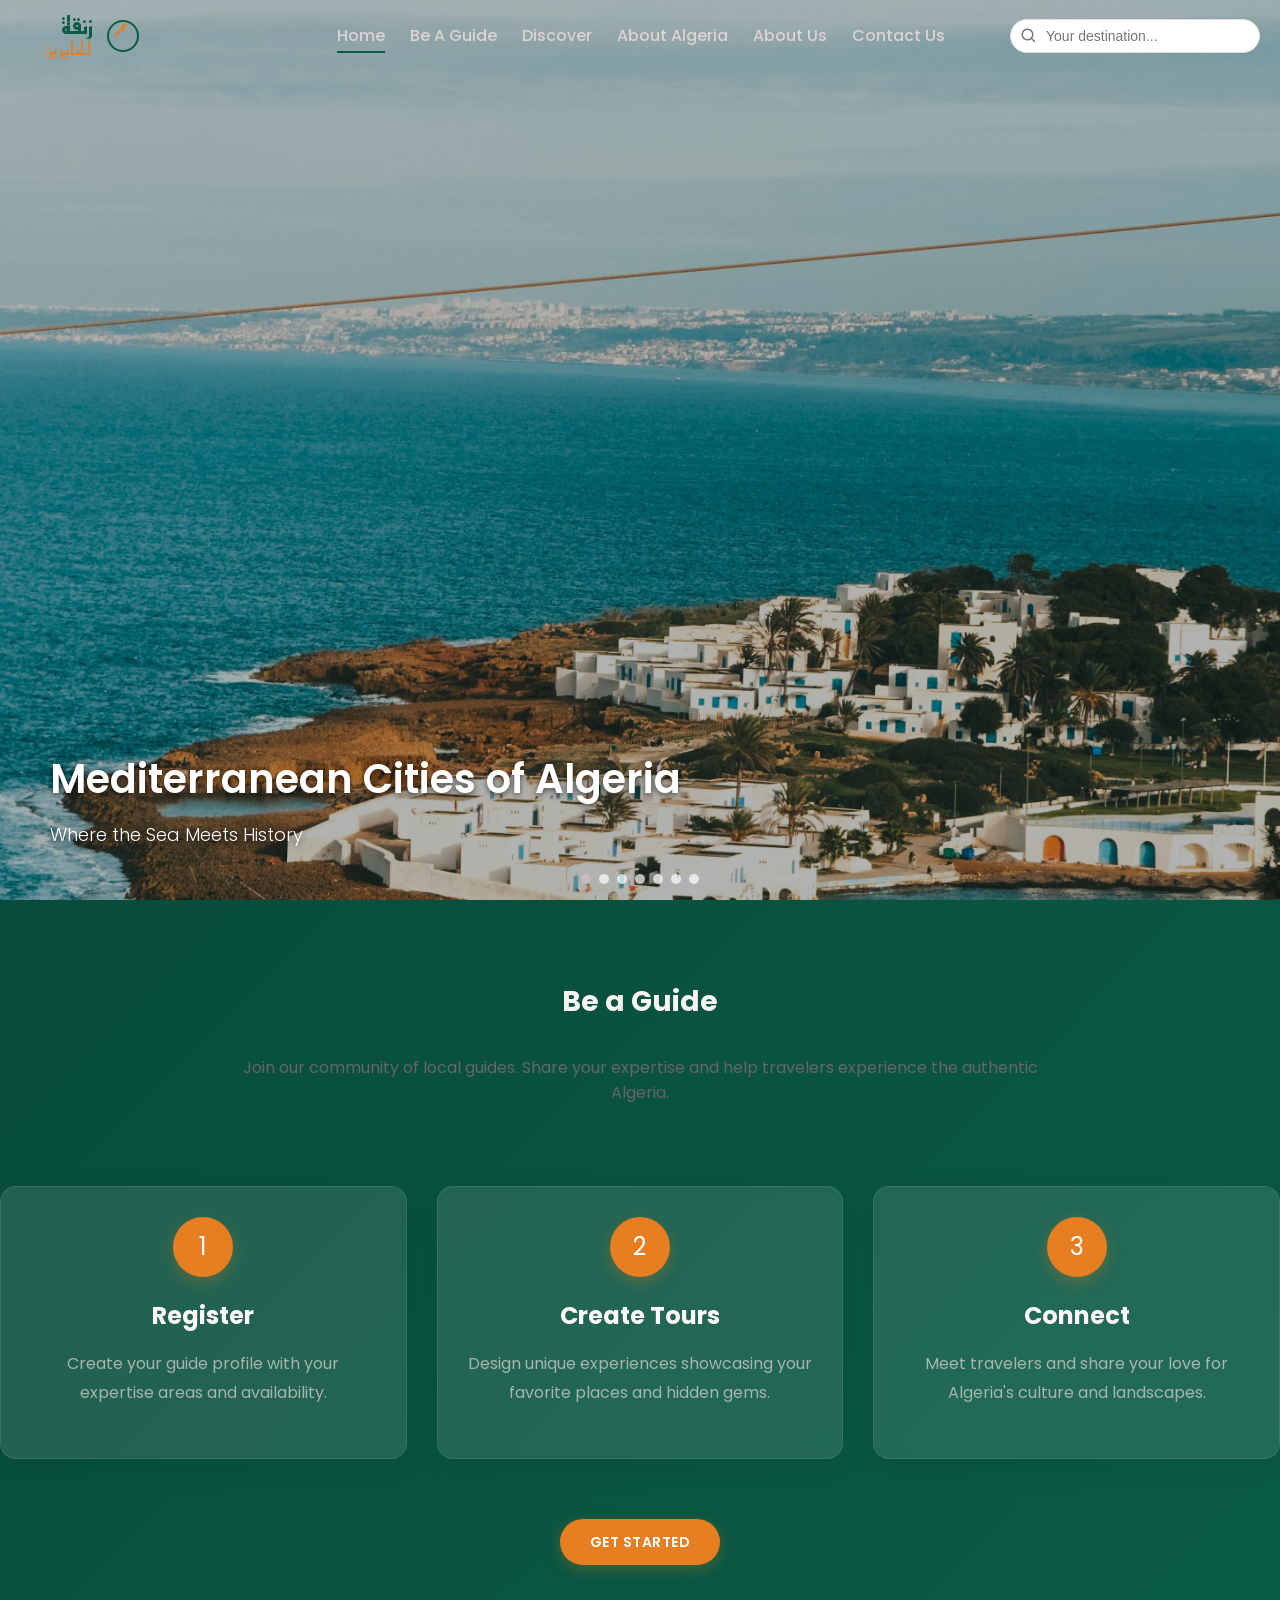
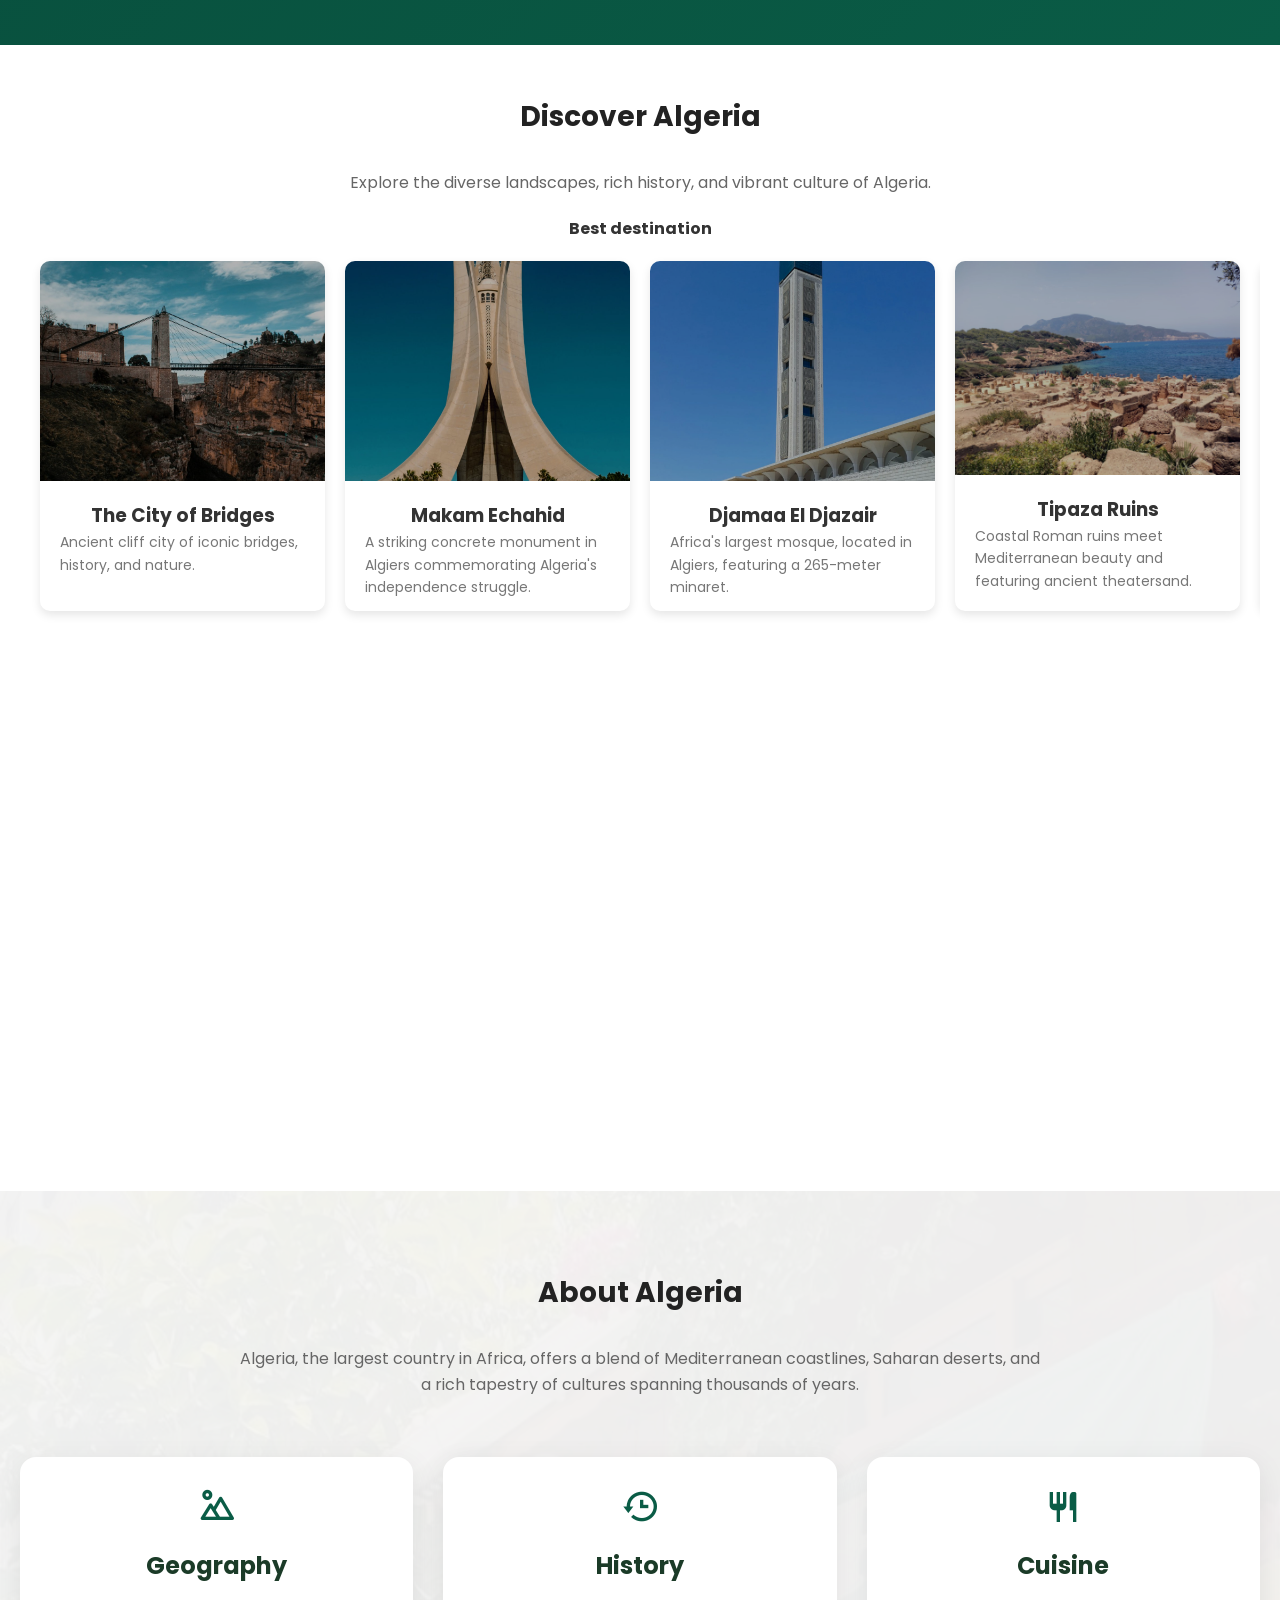
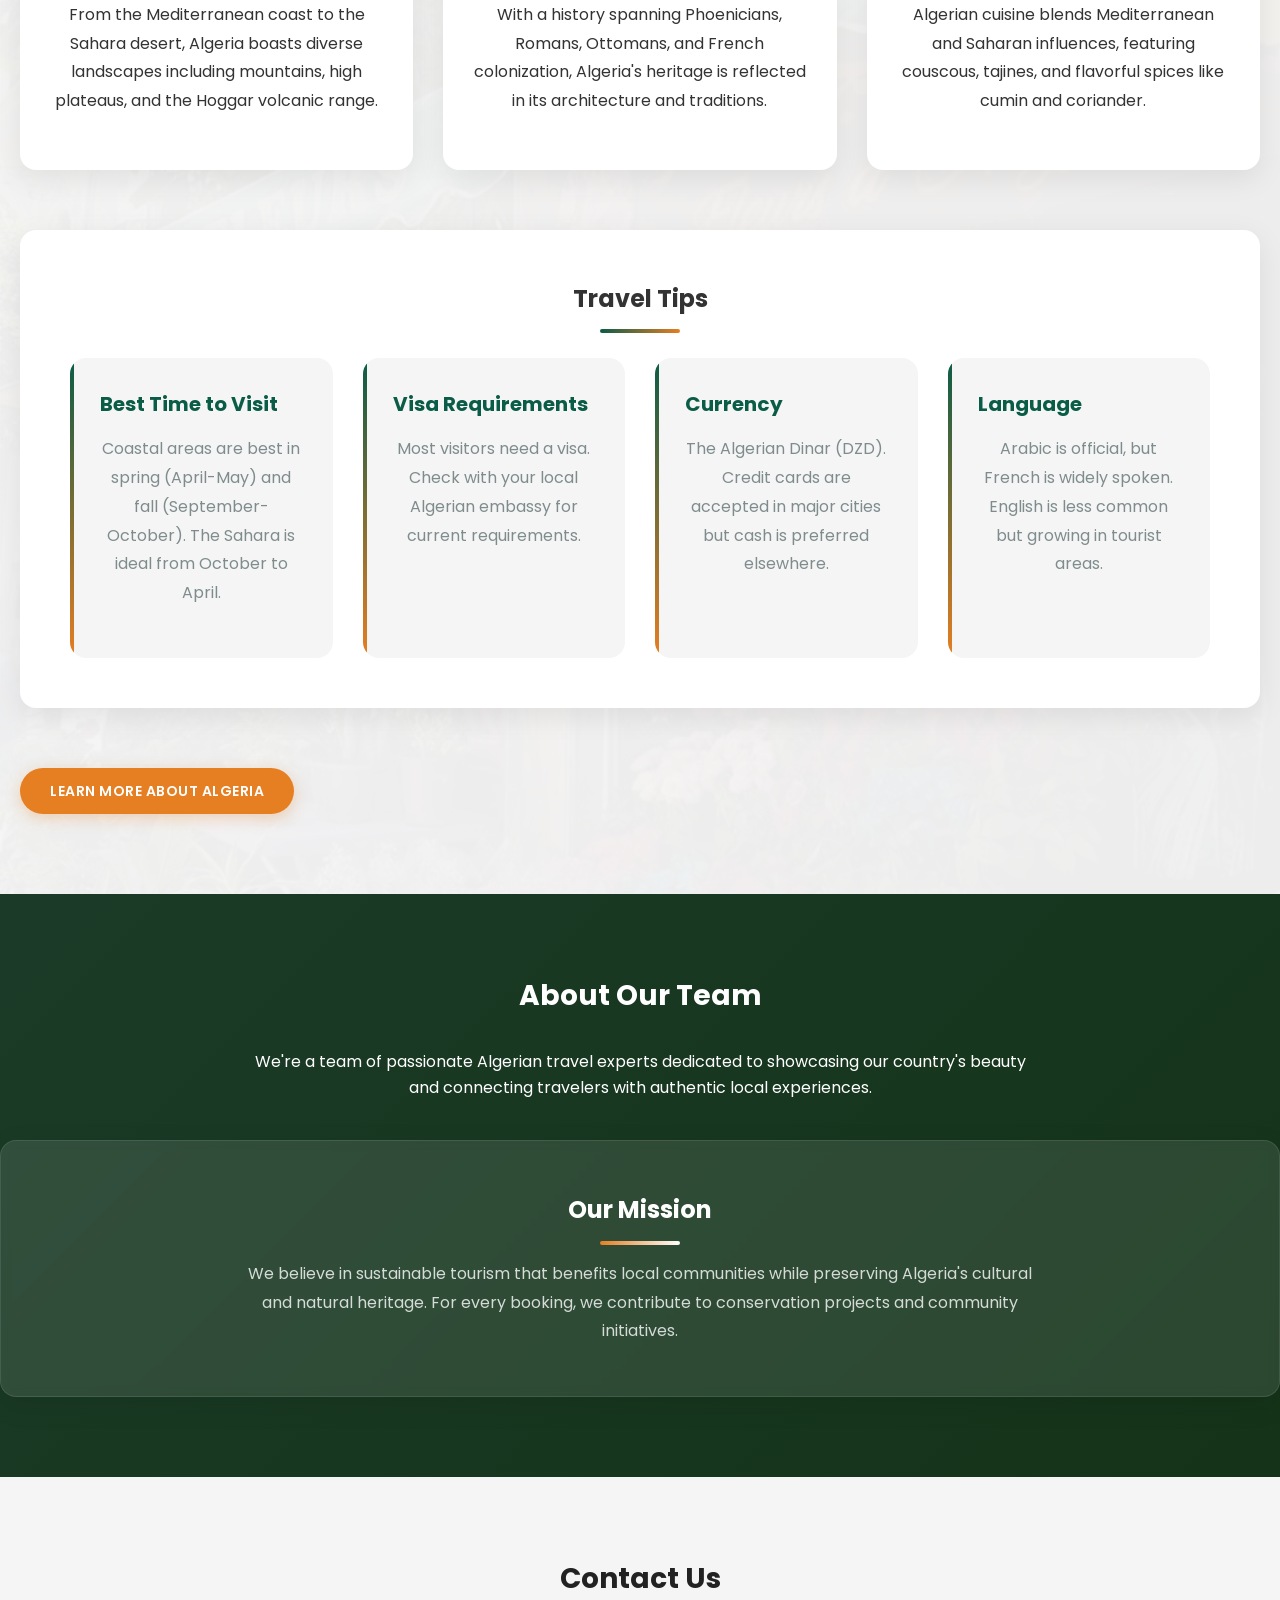
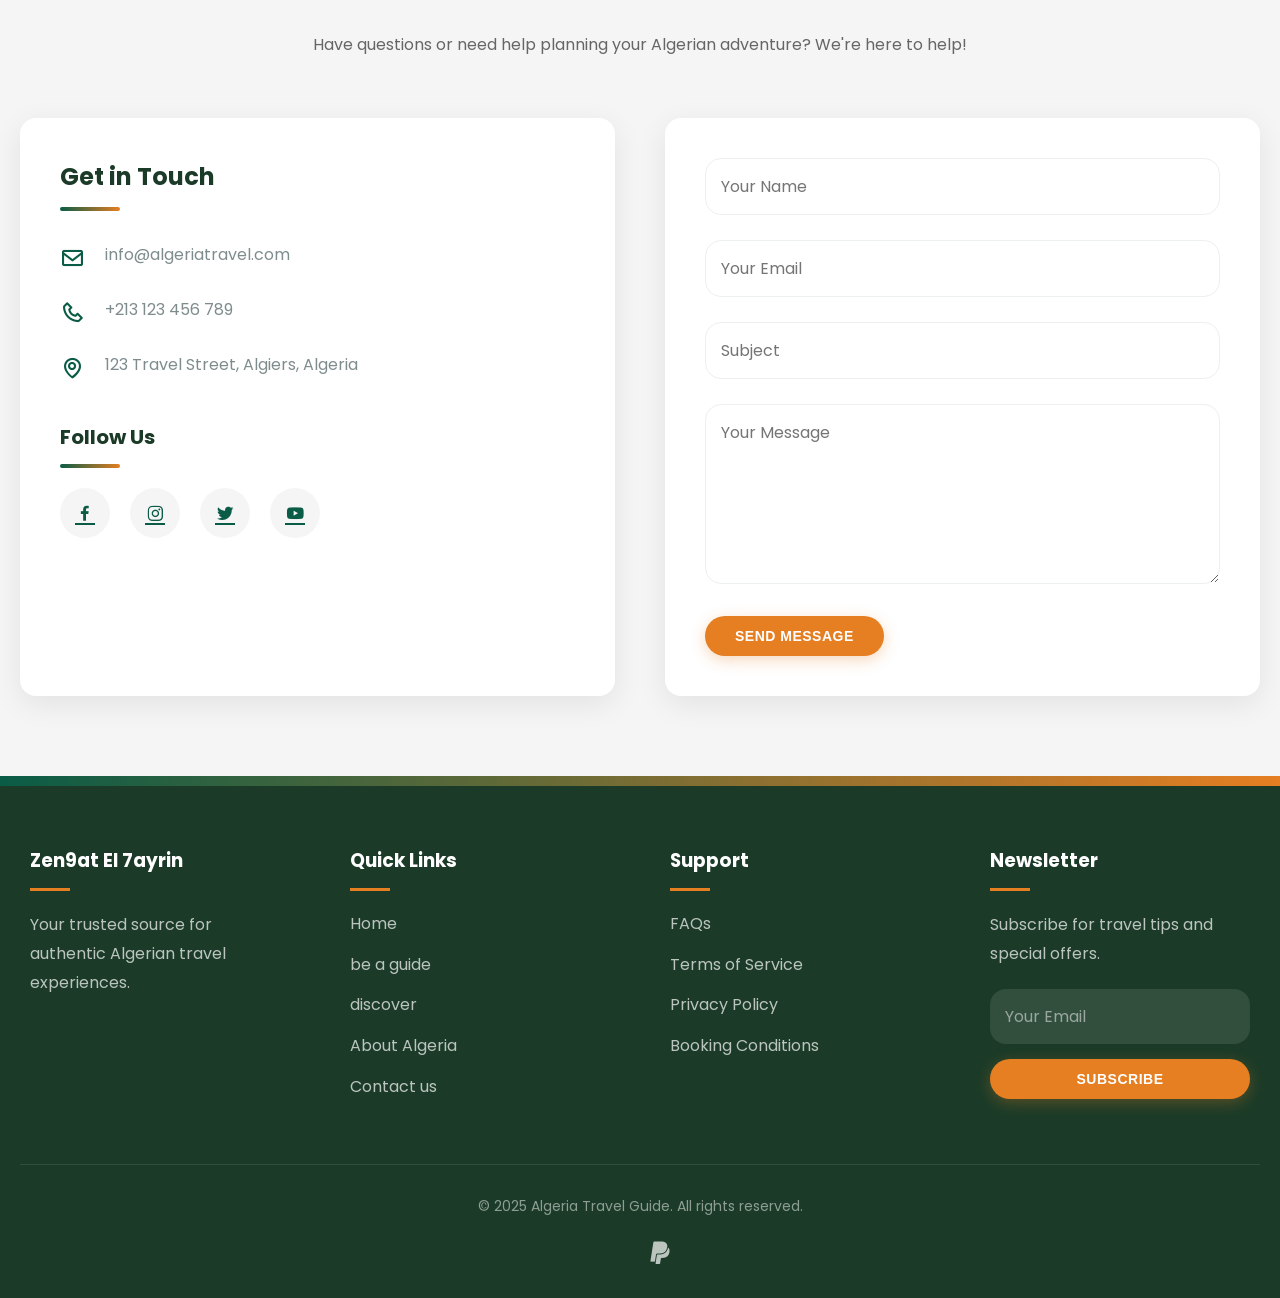
<file: index.html>
<!DOCTYPE html>
<html lang="en">
<head>
    <meta charset="UTF-8">
    <meta name="viewport" content="width=device-width, initial-scale=1.0">
    <meta name="description" content="Discover Algeria with our expert travel guide. Explore regions, history, and local experiences.">
    <meta name="keywords" content="Algeria, travel guide, tourism, destinations">
    <title>Algeria Travel Guide</title>
    <link href="https://unpkg.com/boxicons@2.1.4/css/boxicons.min.css" rel="stylesheet">
    <link rel="stylesheet" href="https://cdn.jsdelivr.net/npm/swiper@11/swiper-bundle.min.css">
    <link rel="stylesheet" href="new2csss.css">
</head>
<body>
    <header class="header">
        
        <link href="https://fonts.googleapis.com/css2?family=Reem+Kufi&display=swap" rel="stylesheet">

        <div class="header-container">
          <!-- Logo -->
           
          <nav class="nav container flex">
          <div class="discovery-logo" dir="rtl">
            <div class="logo-core">
              <div class="compass-symbol">
                <div class="north"></div>
                <div class="needle"></div>
              </div>
              <div class="connected-text">
                <span class="path-word">زنقة</span>
                <span class="explore-word">الحايرين</span>
              </div>
            </div>
          </div>
      
            
            <div class="menu-content">
                <ul class="menu-list flex">
                    <li><a href="#home" class="nav-link active-navlink">Home</a></li>
                    <li><a href="#be-a-guide" class="nav-link ">Be a Guide</a></li>
                    <li><a href="#discover" class="nav-link">discover</a></li>
                    <li><a href="#about-algeria" class="nav-link">About Algeria</a></li>
                    <li><a href="#about-us" class="nav-link">About Us</a></li>
                    <li><a href="#contact" class="nav-link">contact us</a></li>
                </ul>
               
                <div class="search-bar-content flex">
                    <i class="bx bx-search"></i>
                    <input type="text" id="search-input" placeholder="Your destination..." aria-label="Search destinations">
                </div>
                <i class="bx bx-x navClose-btn" aria-label="Close menu"></i>
               
            </div>
            
            <i class="bx bx-menu navOpen-btn" aria-label="Open menu"></i>
           
        </nav>
    </header>

    <main>
        <section class="home swiper" id="home">
            <div class="swiper mySwiper">
                <div class="swiper-wrapper">
                    <div class="swiper-slide">
                       <a href="page01"> <img src="pexels-amani-allan-2147911089-29824266.jpg" alt="Coastal view of Tipaza, Algeria" loading="lazy">
                       </a>
                        <div class="slide-caption">
                            <h1>Mediterranean Cities of Algeria</h1>
                       
                            <p class="animation">Where the Sea Meets History
                            </p>
                            
                        </div>
                    </div>
                            


 
                                    <div class="swiper-slide">
                                        <a href="page05"> <img src="el 3asima.jpg" alt="Cityscape of Algiers" loading="lazy">
                                        </a>
                                        <div class="slide-caption">
                                            <h1> In the cities of algeria... <br> The Dialects,Faces may Change,<br>
                                                but The Amazement Reamins The Same

                                            </h1>
                                            <p class="animation">From the streets of the capital to the edges of the south, each city carries a blend of tradition and modernity,<br>
                                                and each has its own unique story.</p>
                                        </div>
                                    </div>

           
                                    <div class="swiper-slide">
                                        <a href="page06"> <img src="el Hama.jpg" alt="Cityscape of Algiers" loading="lazy">
                                        </a>
                                        <div class="slide-caption">
                                            <h1>Algeria Is not Deprived of Wonders</h1>
                                            <p class="animation">In every corner of algeria,<br>there are hidden places unlike anything else. </p>
                                        </div>
                                    </div>
                                
                                    <div class="swiper-slide">
                                        <a href="page07"> <img src="Tipaza.jpg" alt="Cityscape of Algiers" loading="lazy"></a>
                                        <div class="slide-caption">
                                            <h1>Historical Places in Algeria 

                                                </h1>
                                            <p class="animation">Algeria's rich history is reflected in its diverse landmarks.</p>
                                           
                                        </div>
                                       
                                    </div>
                                
                            
                            
                                    <div class="swiper-slide">
                                        <a href="page02"> <img src="mokhayamat (snow).jpg" alt="Sahara Desert dunes" loading="lazy"></a>
                                         <div class="slide-caption">
                                             <h1>Algeria’s Forests</h1>
                                             <p class="animation">Green Lungs of the Mediterranean and Sahara.</p>
                                         </div>
                                     </div>

                    
                                     <div class="swiper-slide">
                                        <a href="page04"> <img src="kabylie 1.jpg" alt="Cityscape of Algiers" loading="lazy">
                                        </a>
                                        <div class="slide-caption">
                                            <h1>Algerian Villages</h1>
                                           
                                            <p class="animation">Hidden Gems of Tradition & Natural Beauty.</p>
                                        </div>
                                    </div>

                                    <div class="swiper-slide">
                                        <a href="page03">  <img src="sahara.jpg" alt="Cityscape of Algiers" loading="lazy">
                                        </a>
                                        <div class="slide-caption">
                                            <h1>The Algerian Desert</h1>
                                            <p class="animation">A Majestic Sea of Sand and Stone.</p>
                                        </div>
                                    </div>

                   
                            
                        </div>
                    </div>
                </div>
                <div class="swiper-button-next"></div>
                <div class="swiper-button-prev"></div>
                <div class="swiper-pagination"></div>
            </div>
        </section>






        <section class="section be-a-guide" id="be-a-guide">
            <div class="container one">
                <h2>Be a Guide</h2>
                <p>Join our community of local guides. Share your expertise and help travelers experience the authentic Algeria.</p>
              
                </div>
                    <div class="guide-steps grid">
                        <div class="container step">
                            <div class="step-number">1</div>
                            <h3>Register</h3>
                            <p>Create your guide profile with your expertise areas and availability.</p>
                        </div>
                        <div class="step">
                            <div class="step-number">2</div>
                            <h3>Create Tours</h3>
                            <p>Design unique experiences showcasing your favorite places and hidden gems.</p>
                        </div>
                        <div class="step">
                            <div class="step-number">3</div>
                            <h3>Connect</h3>
                            <p>Meet travelers and share your love for Algeria's culture and landscapes.</p>
                        </div>
      
                     </div>
                     <div class="container one">
                     <a href="#" class="btn">Get Started</a>
                    </div>
  
        </section>



       
        

<!---

        <section class="section discover" id="discover">
            <div class="container">
                <h2>Discover Algeria</h2>
                <p>Explore the diverse landscapes, rich history, and vibrant culture of Algeria.</p>
                <div class="grid">
                    <div class="discover-card">
                        <img src="https://images.unsplash.com/photo-1600585154340-be6161a56a0c?auto=format&fit=crop&w=600" alt="Sahara Desert" loading="lazy">
                        <div class="discover-card-content">
                            <h3>Sahara Desert</h3>
                            <p>Experience the vastness of the world’s largest hot desert.</p>
                        </div>
                    </div>
                    <div class="discover-card">
                        <img src="https://images.unsplash.com/photo-1593642634367-d91a5a61f2c3?auto=format&fit=crop&w=600" alt="Algiers Casbah" loading="lazy">
                        <div class="discover-card-content">
                            <h3>Algiers Casbah</h3>
                            <p>Step into history with this UNESCO World Heritage site.</p>
                        </div>
                    </div>
                    <div class="discover-card">
                        <img src="TIBAZA.avif" alt="Tipaza Ruins" loading="lazy">
                        <div class="discover-card-content">
                            <h3>Tipaza Ruins</h3>
                            <p>Roman history meets stunning coastal beauty.</p>
                        </div>
                    </div>
                </div>
                
            </div>
        </section> -->




        <section class="section discover" id="discover">
            <div class="container">
                <h2>Discover Algeria</h2>
                <p>Explore the diverse landscapes, rich history, and vibrant culture of Algeria.</p>
                <h4>Best destination</h4>
                <div class="swiper discover-swiper">
                    <div class="swiper-wrapper">
                        <div class="swiper-slide discover-card">
                            <img src="5996557709052334301.jpg" alt="constantine" loading="lazy">
                            <div class="discover-card-content">
                                <h3 data-link="page1"><a  href="page1" class="discover-title-link">The City of Bridges</a></h3>
                                <p>Ancient cliff city of iconic bridges, history, and nature.</p>
                            </div>
                        </div>
                        <div class="swiper-slide discover-card">
                            <img src="6030394191554659533.jpg" alt="Makam chahid" loading="lazy">
                            <div class="discover-card-content">
                                <h3 data-link="page1"><a  href="page1" class="discover-title-link">Makam Echahid </a></h3>
                                <p>A striking concrete monument in Algiers commemorating Algeria's independence struggle.</p>
                            </div>
                        </div>
                     
                        <div class="swiper-slide discover-card">
                            <img src="6030394191554659534.jpg" alt="Djamaa El Djazair" loading="lazy">
                            <div class="discover-card-content">
                                <h3 data-link="page1"><a  href="page1" class="discover-title-link">Djamaa El Djazair</a></h3>
                                <p>Africa's largest mosque, located in Algiers, featuring a 265-meter minaret.</p>
                            </div>
                        </div>
                        <div class="swiper-slide discover-card">
                            <img src="6030394191554659531.jpg" alt="Tipaza Ruins" loading="lazy">
                            <div class="discover-card-content">
                                <h3 data-link="page1"><a  href="page1" class="discover-title-link">Tipaza Ruins</a></h3>
                                <p>Coastal Roman ruins meet Mediterranean beauty and featuring ancient theatersand.</p>
                            </div>
                        </div>
                        <div class="swiper-slide discover-card">
                            <img src="6030394191554659537.jpg" alt="Taghit" loading="lazy">
                            <div class="discover-card-content">
                                <h3 data-link="page1"><a  href="page1" class="discover-title-link">Taghit</a></h3>
                                <p>A Saharan oasis in Béchar Province famed for its golden dunes, ancient ksar, palm groves and prehistoric rock art.</p>
                            </div>
                        </div>
                        <div class="swiper-slide discover-card">
                            <img src="6030394191554659536.jpg" alt="The Crying Cow, Djanet" loading="lazy">
                            <div class="discover-card-content">
                                <h3 data-link="page1"><a  href="page1" class="discover-title-link">The Crying Cow</a></h3>
                                <p>
                                    A striking natural sandstone rock formation in the Tassili n'Ajjer desert.</p>
                            </div>
                        </div>
                    </div>
        
                   
                    <div class="swiper-button-next discover-button-next"></div>
                    <div class="swiper-button-prev discover-button-prev"></div>
                   
                </div>
               
                
                </div>
            </div>
        </section>
        


        


        
       














    

    <section class="section about-algeria" id="about-algeria">
      
                <div class="container">
                    <h2>About Algeria</h2>
                    <p class="section-intro">Algeria, the largest country in Africa, offers a blend of Mediterranean coastlines, Saharan deserts, and a rich tapestry of cultures spanning thousands of years.</p>
                    
                    <div class="algeria-facts grid">
                        <div class="fact-card">
                            <i class="bx bx-landscape"></i>
                            <h3>Geography</h3>
                            <p>From the Mediterranean coast to the Sahara desert, Algeria boasts diverse landscapes including mountains, high plateaus, and the Hoggar volcanic range.</p>
                        </div>
                        <div class="fact-card">
                            <i class="bx bx-history"></i>
                            <h3>History</h3>
                            <p>With a history spanning Phoenicians, Romans, Ottomans, and French colonization, Algeria's heritage is reflected in its architecture and traditions.</p>
                        </div>
                        <div class="fact-card">
                            <i class="bx bx-restaurant"></i>
                            <h3>Cuisine</h3>
                            <p>Algerian cuisine blends Mediterranean and Saharan influences, featuring couscous, tajines, and flavorful spices like cumin and coriander.</p>
                        </div>
                    </div>
                    
                    <div class="travel-tips">
                        <h3>Travel Tips</h3>
                        <div class="tips-grid">
                            <div class="tip">
                                <h4>Best Time to Visit</h4>
                                <p>Coastal areas are best in spring (April-May) and fall (September-October). The Sahara is ideal from October to April.</p>
                            </div>
                            <div class="tip">
                                <h4>Visa Requirements</h4>
                                <p>Most visitors need a visa. Check with your local Algerian embassy for current requirements.</p>
                            </div>
                            <div class="tip">
                                <h4>Currency</h4>
                                <p>The Algerian Dinar (DZD). Credit cards are accepted in major cities but cash is preferred elsewhere.</p>
                            </div>
                            <div class="tip">
                                <h4>Language</h4>
                                <p>Arabic is official, but French is widely spoken. English is less common but growing in tourist areas.</p>
                            </div>
                        </div>
                    </div>
                    <a href="#" class="btn">Learn More About Algeria</a>
                  
                </div>
                  
               
            </section>
    





            <section class="section about-us" id="about-us">
                <div class="container">
                    <h2>About Our Team</h2>
                    <p class="section-intro">We're a team of passionate Algerian travel experts dedicated to showcasing our country's beauty and connecting travelers with authentic local experiences.</p>
                    
                    
                    </div>
                    
                    <div class="mission">
                        <h3>Our Mission</h3>
                        <p>We believe in sustainable tourism that benefits local communities while preserving Algeria's cultural and natural heritage. For every booking, we contribute to conservation projects and community initiatives.</p>
                    </div>
                </div>
            </section>
    
    
    <section class="section contact" id="contact">
                <div class="container">
                    <h2>Contact Us</h2>
                    <p>Have questions or need help planning your Algerian adventure? We're here to help!</p>
                    
                    <div class="contact-grid">
                        <div class="contact-info">
                            <h3>Get in Touch</h3>
                            <div class="info-item">
                                <i class="bx bx-envelope"></i>
                                <span>info@algeriatravel.com</span>
                            </div>
                            <div class="info-item">
                                <i class="bx bx-phone"></i>
                                <span>+213 123 456 789</span>
                            </div>
                            <div class="info-item">
                                <i class="bx bx-map"></i>
                                <span>123 Travel Street, Algiers, Algeria</span>
                            </div>
                            
                            <div class="social-links">
                                <h3>Follow Us</h3>
                                <div class="links">
                                    <a href="#" aria-label="Facebook"><i class="bx bxl-facebook"></i></a>
                                    <a href="#" aria-label="Instagram"><i class="bx bxl-instagram"></i></a>
                                    <a href="#" aria-label="Twitter"><i class="bx bxl-twitter"></i></a>
                                    <a href="#" aria-label="YouTube"><i class="bx bxl-youtube"></i></a>
                                </div>
                            </div>
                        </div>
                        
                        <form class="contact-form">
                            <div class="form-group">
                                <input type="text" placeholder="Your Name" required>
                            </div>
                            <div class="form-group">
                                <input type="email" placeholder="Your Email" required>
                            </div>
                            <div class="form-group">
                                <input type="text" placeholder="Subject">
                            </div>
                            <div class="form-group">
                                <textarea placeholder="Your Message" rows="5" required></textarea>
                            </div>
                            <button type="submit" class="btn">Send Message</button>
                        </form>
                    </div>
                </div>
            </section>
        </main>
    
  
    <footer>
            <div class="container">
                <div class="footer-grid">
                    <div class="footer-col">
                        <h3>Zen9at El 7ayrin</h3>
                        <p>Your trusted source for authentic Algerian travel experiences.</p>
                    </div>
                    <div class="footer-col">
                        <h3>Quick Links</h3>
                        <ul>
                            <li><a href="#home">Home</a></li>
                            <li><a href="#be-a-guide">be a guide</a></li>
                            <li><a href="#discover">discover</a></li>
                            <li><a href="#about-algeria">About Algeria</a></li>
                            <li><a href="#contact">Contact us</a></li>
                        </ul>
                    </div>
                    <div class="footer-col">
                        <h3>Support</h3>
                        <ul>
                            <li><a href="#">FAQs</a></li>
                            <li><a href="#">Terms of Service</a></li>
                            <li><a href="#">Privacy Policy</a></li>
                            <li><a href="#">Booking Conditions</a></li>
                        </ul>
                    </div>
                    <div class="footer-col">
                        <h3>Newsletter</h3>
                        <p>Subscribe for travel tips and special offers.</p>
                        <form class="newsletter-form">
                            <input type="email" placeholder="Your Email" required>
                            <button type="submit" class="btn">Subscribe</button>
                        </form>
                    </div>
                </div>
                <div class="footer-bottom">
                    <p>&copy; 2025 Algeria Travel Guide. All rights reserved.</p>
                    <div class="payment-methods">
                        <i class="bx bxl-cc-visa"></i>
                        <i class="bx bxl-cc-mastercard"></i>
                        <i class="bx bxl-paypal"></i>
                    </div>
                </div>
            </div>
        </footer>
  



        


    <script src="https://cdn.jsdelivr.net/npm/swiper@11/swiper-bundle.min.js"></script>
    <script src="new2js.js"></script>
        
    </body>
    </html>
</file>
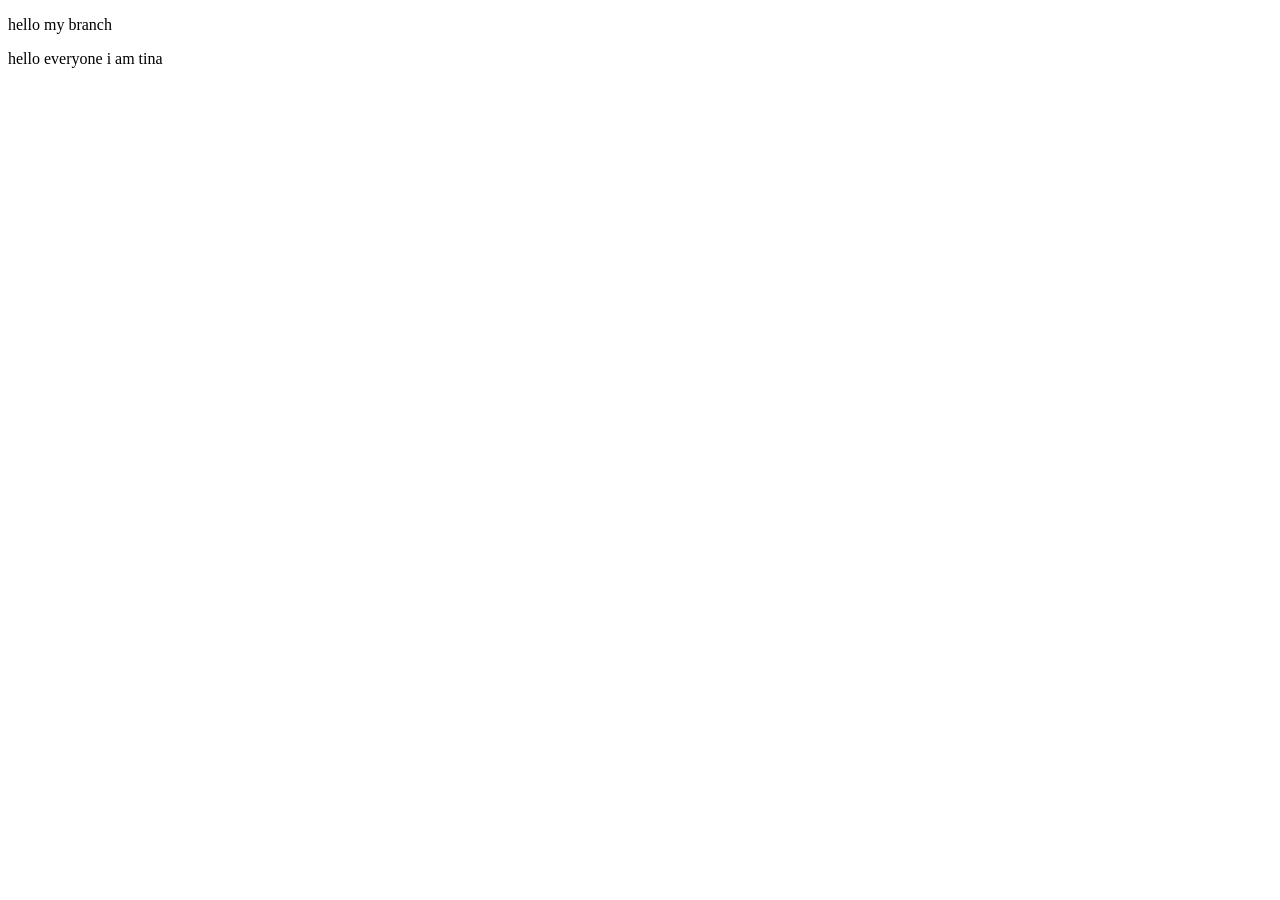
<file: tina.html>
<!DOCTYPE html>
<html lang="en">
<head>
    <meta charset="UTF-8">
    <meta name="viewport" content="width=, initial-scale=1.0">
    <title>Travel guide</title>
</head>
<body>
    <p>hello my branch</p>
    <div class="tina">hello everyone i am tina</div>
</body>
</html>
</file>
<file: new2csss.css>
@import url('https://fonts.googleapis.com/css2?family=Poppins:wght@300;400;500;600;700&display=swap');

        /* Reset and Base */
        * {
            margin: 0;
            padding: 0;
            box-sizing: border-box;
        }

        html {
            font-size: 62.5%;
            scroll-behavior: smooth;
        }

        body {
            font-family: 'Poppins', sans-serif;
            font-size: 1.6rem;
            line-height: 1.6;
            color: #333;
            background-color: #9b9595;
        }

        /* Variables */
        :root {
        --primary-color: #0a5c46; /* Deep emerald green */
        --primary-light: #207f69;
        --primary-dark: #084c3b;
        --secondary-color: #f5f5f5; /* Light gray */
        --accent-color: #e67e22; /* Vibrant orange */
        --accent-dark: #d35400;
        --dark-color: #1b3b28; /* Dark blue-gray */
        --text-color: #34495e;
        --light-color: #ffffff;
        --gray-color: #7f8c8d;
        --light-gray: #ecf0f1;
    


           /* --primary-color: #69932b9d;
            --secondary-color: #c3b8c8;
            --accent-color: #ff6f61;*/
        --header-height: 7rem;
        --z-fixed: 100;
        --font-light: 300;
        --font-regular: 400;
        --font-medium: 500;
        --font-semi-bold: 600;
        --h1-font: 4rem;
        --h2-font: 2.8rem;
        --h3-font: 2.4rem;
        --h4-font: 2rem;
        --small-font: 1.4rem;
        --border-radius: 16px;
        --box-shadow: 0 8px 30px rgba(0, 0, 0, 0.08);

        --transition: all 0.3s cubic-bezier(0.25, 0.8, 0.25, 1);
        --normal-font: 1.6rem;
        }
        

        /* Utilities */
        .container {
            max-width: 1280px;
            margin: 0 auto;
            padding: 0 2rem;
           /* all: unset; /*solve the problem*/
          
        }
        .container.one{
            display: flex;
            flex-direction: column;
            align-items: center;
            justify-content: center;
            
        }
  
        .flex {
            display: flex;
            align-items: center;
            gap: 2rem;
        }

        li a {
            text-decoration: none;
          }
          
    
        .grid {
            display: grid;
            gap: 3rem;
        }

        .btn {
            display: inline-block;
            padding: 1.2rem 3rem;
            background-color: var(--accent-color);
            color: var(--light-color);
            text-align: center;
            border-radius: 50px;
            font-weight: var(--font-semi-bold);
            text-decoration: none;
            transition: var(--transition);
            border: none;
            cursor: pointer;
            font-size: var(--small-font);
            letter-spacing: 0.5px;
            text-transform: uppercase;
            box-shadow: 0 4px 15px rgba(230, 126, 34, 0.3);
        }
        




        /*.btn {
            display: inline-block;
            padding: 1rem 2rem;
            background-color: var(--primary-color);
            
            color: #fff;
            text-align: center;
            border-radius: 25px;
            font-weight: var(--font-medium);
            text-decoration: none;
            transition: background-color 0.3s ease;
        }
        
        
        .btn:hover {
            background-color: #b35f00;
        }*/



        .btn:hover {
            background-color: var(--accent-dark);
            transform: translateY(-3px);
            box-shadow: 0 8px 25px rgba(230, 126, 34, 0.4);
        }

        
        /* Header */
        .header {
            position: fixed;
           
            /*position: sticky;*/
            top: 0;
            width: 100%;
            height: var(--header-height);
            background-color: transparent;
            
            box-shadow: none;
            z-index: var(--z-fixed);
            transition: background-color 0.3s ease;
        }

        .header.scrolled {
            background-color: rgba(255, 255, 255, 0.95);
            box-shadow: 0 2px 15px rgba(0, 0, 0, 0.1);
            
        }

          /*full screen in the header*/
          .header.scrolled {
            background-color: rgba(255, 255, 255, 0.95); 
            box-shadow: 0 2px 15px rgba(0, 0, 0, 0.1);
        }

        .nav.container{
            display: flex;
           justify-content: space-between;
           align-items: center;
            height: 100%;
        }
/*
        .logo-content {
            font-size: 2.2rem;
            font-weight: var(--font-semi-bold);
            color: var(--primary-color);
        }

        .logo-icon {
            font-size: 2.4rem;
            color: var(--primary-color);
        }
*/

        .menu-content {
            display: flex;
            gap: 6.5rem;
           /* gap: 3rem;*/
        }



        


        .menu-list {
            display: flex;
            gap: 2.5rem;
        
            list-style: none;
        }

        .nav-link {
            position: relative;
            color: #dcd3d3;
            font-weight: var(--font-medium);
            text-transform: capitalize;
            transition: color 0.3s ease;
        }


     





        .nav-link-scroll {
            position: relative;
            color: #929292;
            font-weight: var(--font-medium);
            text-transform: capitalize;
            transition: color 0.3s ease;
        }

        .nav-link:hover,
        .nav-link  .active-navlink {
            color: var(--primary-color);
        }
         
        .nav-link::after {
            content: '';
            position: absolute;
            bottom: -0.6rem;
            left: 50%;
            width: 0;
            height: 2px;
            background-color: var(--primary-color);
            transition: width 0.3s ease, left 0.3s ease;
        }

        .nav-link:hover::after,
        .nav-link.active-navlink::after {
            width: 100%;
            left: 0;
            
        }




        .search-bar-content {
            position: relative;
            
            
        }

        .search-bar-content input {
            padding: 0.8rem 1rem 0.8rem 3.5rem;
            
            border: 1px solid #ddd;
            border-radius: 25px;
            font-size: 1.4rem;
            width: 250px;
            
            background-color: #fff;
            transition: all 0.3s ease;
        }

        .search-bar-content input:focus {
            border-color: var(--primary-color);
            box-shadow: 0 0 5px rgba(0, 123, 255, 0.3);
            width: 280px;
            outline: none;
        }

        .search-bar-content .bx-search {
            position: absolute;
            left: 1rem;
            top: 50%;
            transform: translateY(-50%);
            color: #777;
            font-size: 1.8rem;
        }

        .navOpen-btn,
        .navClose-btn {
            display: none;
            font-size: 2.8rem;
            color: #5c5959;
            cursor: pointer;
            transition: color 0.3s ease;
        }

        .navOpen-btn:hover,
        .navClose-btn:hover {
            color: var(--primary-color);
        }


/*logo*/
        .discovery-logo {
            font-family: 'Reem Kufi', sans-serif;
            padding: 12px 24px;
            background: transparent;
            border-radius: 28px;
            display: inline-block;
            transition: all 0.3s ease;
            
          }
          
          .logo-core {
            display: flex;
            align-items: center;
            gap: 15px;
          }
          
          /* Exploration Compass */
          .compass-symbol {
            width: 32px;
            height: 32px;
            position: relative;
            border: 2px solid #0a5c46;
            border-radius: 50%;
          }
          
          .north {
            position: absolute;
            top: 2px;
            left: 50%;
            width: 2px;
            height: 8px;
            background: #e67e22;
            transform: translateX(-50%);
          }
          
          .needle {
            position: absolute;
            top: 50%;
            left: 50%;
            width: 60%;
            height: 2px;
            background: #e67e22;
            transform: translate(-50%, -50%) rotate(-45deg);
            transform-origin: left center;
            transition: all 0.4s ease;
          }
          
          /* Connected Typography */
          .connected-text {
            display: flex;
            flex-direction: column;
            line-height: 1.2;
            position: relative;
          }
          
          .path-word {
            font-size: 2.4rem;
            color: #0a5c46;
            font-weight: 600;
            letter-spacing: -1px;
            position: relative;
          }
          
          .path-word::after {
            content: '';
            position: absolute;
            bottom: -4px;
            left: 0;
            width: 100%;
            height: 2px;
            background: #e67e22;
            transform: scaleX(0);
            transition: transform 0.3s ease;
          }
          
          .explore-word {
            font-size: 1.8rem;
            color: #e67e22;
            font-weight: 500;
            margin-top: -3px;
            opacity: 0.9;
          }
          
          /* Interactive Exploration */
          .discovery-logo:hover {
            transform: translateY(-2px);
            box-shadow: 0 6px 20px rgba(10, 92, 70, 0.1);
          }
          
          .discovery-logo:hover .needle {
            transform: translate(-50%, -50%) rotate(45deg);
          }
          
          .discovery-logo:hover .path-word::after {
            transform: scaleX(1);
          }
          
          .discovery-logo:hover .explore-word {
            color: #d35400;
            opacity: 1;
          }
          
          /* Mobile Ready */
          @media (max-width: 768px) {
            .discovery-logo {
              padding: 8px 16px;
            }
            .path-word {
              font-size: 2rem;
            }
            .explore-word {
              font-size: 1.5rem;
            }
            .compass-symbol {
              width: 28px;
              height: 28px;
            }
          }

        
        /* Sections */
        .section {
            padding: 8rem 0;
            background-color: #fff;
        }
     
       .section:nth-child(even) {
            background-color: var(--secondary-color);
        }

        .section h2 {
            font-size: var(--h2-font);
            color: #222;
            text-align: center;
            margin-bottom: 3rem;
        }

        .section p {
            max-width: 800px;
            margin: 0 auto 2rem;
            text-align: center;
            color: #666;
        }



        /* Home Section (Swiper) */
        #home {
            position: relative;
            height: 100vh;
            overflow: hidden;

           /* width: 100%;*/
           /* margin-top: -var(--header-height);*/
          
        }
        

        




        .swiper{
            width: 100%;
            height: 100vh;
            position: absolute;
        }
        .swiper-slide {
            position: relative;
        }

        .swiper-slide img {
            width: 100%;
            height: 100vh;
            object-fit: cover;
            filter: brightness(70%);


            /*height: calc(100vh + var(--header-height));*/
        }
       


        /*caption of slides*/
        .swiper-slide .slide-caption {
            position: absolute;
            bottom: 5rem;
            left: 5rem;
            color: #fff;
            text-shadow: 0 2px 6px rgba(0, 0, 0, 0.6);
        }

        .swiper-slide .slide-caption h1 {
            font-size: var(--h1-font);
            font-weight: var(--font-semi-bold);
            margin-bottom: 1rem;
        }

        .swiper-slide .slide-caption p {
            font-size: 1.8rem;
            font-weight: var(--font-light);
        }

        .animation{
            opacity: 0;
            transform: translateY(20px);
            transition: opacity 0.6s ease-out, transform 0.6s ease-out;
        }
        .animation.active{
            opacity: 1;
            transform: translateY(0);
        }
        /*swiper button*/

        .swiper-button-next,
        .swiper-button-prev {
            color: #ffffff;
            /*padding: 2rem;*/
            height: 4rem;
            width: 4rem;
            background: rgba(223, 218, 218, 0.3);
            border-radius: 50%;
            transition: background 0.3s ease;
            align-items: center;
        }
        .swiper-button-prev::after,
        .swiper-button-prev::before{
            font-size: 2rem;
        }
        .swiper-button-next::after,
        .swiper-button-next::before{
            font-size: 2rem;
        }
        .swiper-button-next:hover,
        .swiper-button-prev:hover {
            background: rgba(111, 111, 111, 0.5);
        }

        .swiper-pagination-bullet {
            background: #fff;
            opacity: 0.7;
            width: 10px;
            height: 10px;
        }

        .swiper-pagination-bullet-active {
            background: #c3bdbd;
            opacity: 1;
        }



        /*effect of swiper button */
        .swiper .swiper-button-next {
            opacity: 0;
            transition: opacity 0.3s ease-in-out;
        }
        
        /* show the button when hovering over images*/
        .swiper:hover .swiper-button-next{
            opacity: 1;
        }
        

        .swiper .swiper-button-prev {
            opacity: 0;
            transition: opacity 0.3s ease-in-out;
        }
        
        .swiper:hover .swiper-button-prev{
            opacity: 1;
        }




        /*be a guide*/
        .be-a-guide {
         background: linear-gradient(135deg, var(--primary-dark), var(--primary-color));
          
            /*color: rgb(24, 96, 179);
            color: white;*/
          
            text-align: center;
          
        }
        
        
        .be-a-guide h2,
        .be-a-guide .section-intro {
            color: rgb(249, 243, 243);
        }
        
        
        .be-a-guide h2::after {
            background: linear-gradient(90deg, white, var(--accent-color));
        }
        

        .guide-steps {
            grid-template-columns: repeat(auto-fit, minmax(280px, 1fr));
            margin: 6rem 0;
        }
        
        
        .step {
            background: rgba(255, 255, 255, 0.1);
            padding: 3rem;
            border-radius: var(--border-radius);
            box-shadow: var(--box-shadow);
            transition: var(--transition);
            text-align: center;
            backdrop-filter: blur(5px);
            border: 1px solid rgba(255, 255, 255, 0.1);
        }
        
        
        .step:hover {
            transform: translateY(-10px);
            box-shadow: 0 15px 40px rgba(0, 0, 0, 0.15);
            background: rgba(255, 255, 255, 0.15);
        
        }
        
        
        .step-number {
            width: 60px;
            height: 60px;
            background-color: var(--accent-color);
            color: var(--light-color);
            border-radius: 50%;
            display: flex;
            align-items: center;
            justify-content: center;
            font-size: 2.4rem;
            font-weight: var(--font-bold);
            margin: 0 auto 2rem;
            box-shadow: 0 5px 15px rgba(230, 126, 34, 0.3);
        }
        
        
        .step h3 {
            font-size: var(--h3-font);
            margin-bottom: 1.5rem;
            color: rgb(255, 248, 248);
        }
        
        
        .step p {
            font-size: var(--normal-font);
            color: rgba(255, 235, 235, 0.599);
            line-height: 1.8;
            /*color: rgb(255, 255, 255);*/
        }
        
        



        /* Sections */
        

        /*dicover section */
        .discover {
            padding: 50px 0;
            text-align: center;
        }
        
        /*.discover h2 {
            font-size: 2rem;
            margin-bottom: 10px;
        }*/
        /*
        .discover p {
            font-size: 1rem;
            margin-bottom: 20px;
        }
        */
        .discover-swiper {
            position: relative;
            width: 100%;
            padding: 20px;
        }
        
        .discover-card {
            background: #fff;
            border-radius: 10px;
            overflow: hidden;
            box-shadow: 0 4px 10px rgba(0, 0, 0, 0.1);
            text-align: center;
            transition: transform 0.3s ease;
        }
        .discover-card {
            background: #fff;
            border-radius: 10px;
            overflow: hidden;
            box-shadow: 0 4px 10px rgba(0, 0, 0, 0.1);
            text-align: center;
            transition: transform 0.3s ease;
            width: 100%;
            max-width: 300px;  /*all images are the same*/
            height: 350px;  
            display: flex;
            flex-direction: column;
            justify-content: space-between; 
        }
        


        .discover-card:hover {
            transform: translateY(-10px);
            box-shadow: 0 6px 25px rgba(0, 0, 0, 0.15);
        }

        .discover-card img {
            width: 100%;
            height: 220px;
            
            object-fit: cover;
        }

        .discover-card-content {
            padding: 2rem;
        }

        /*not sure about the place of the small title*/
        .h4 {
            font-size: 2rem;
            color: #333;
            /*margin-bottom: 1rem;*/
            text-align: left;
        }

        .discover-card p {
            font-size: 1.4rem;
            color: #777;
            text-align: left;
        }


      /*button in discover section */
        
    .discover-button-next,
    .discover-button-prev {
    position: absolute;
    bottom: 150px; 
    top: auto; 
    transform: translateY(0); 
    background: rgba(0, 0, 0, 0.5); 
    border-radius: 50%;
    width: 40px;
    height: 40px;
    display: flex;
    align-items: center;
    justify-content: center;
}

.discover-button-next::after,
.discover-button-prev::after {
    font-size: 16px; 
    color: white;
}
       
        .discover-button-prev {
            left: 30%;
        }
        
        .discover-button-next {
            right: 30%;
        }

        

        .discover-title-link {
            text-decoration: none; 
            color: inherit; 
            font-weight: bold; 
            transition: color 0.3s ease;
        }
        
        .discover-title-link:hover {
            color: #ff6600; 
        }
        






        /*nesrine work */
        .about-algeria {
            position: relative;
           
        }
        

         


        .about-algeria::before {
            content: '';
            position: absolute;
            top: 0;
            left: 0;
            width: 100%;
            height: 100%;
            
            background:url(5996557709052334300.jpg) center/cover;
            opacity: 0.03;
            z-index: 0;
        }
        
        .about-algeria .container {
            position: relative;
            z-index: 1;
        }
        
        .algeria-facts {
            grid-template-columns: repeat(auto-fit, minmax(300px, 1fr));
            margin: 6rem 0;
        }
        
        .fact-card {
            background: var(--light-color);
            padding: 3rem;
            border-radius: var(--border-radius);
            box-shadow: var(--box-shadow);
            transition: var(--transition);
            text-align: center;
            border-bottom: 4px solid transparent;
        }
        
        .fact-card:hover {
            transform: translateY(-10px);
            box-shadow: 0 15px 40px rgba(0, 0, 0, 0.1);
            border-bottom-color: var(--accent-color);
        }
        
        .fact-card i {
            font-size: 4rem;
            color: var(--primary-color);
            margin-bottom: 2rem;
            transition: var(--transition);
        }
        
        .fact-card:hover i {
            transform: scale(1.1);
        }
        
        .fact-card h3 {
            font-size: var(--h3-font);
            margin-bottom: 1.5rem;
            color: var(--dark-color);
        }
        
        .fact-card p {
            font-size: var(--normal-font);
            color: var(--green-color);
            line-height: 1.8;
        }
        
        .travel-tips {
            margin: 6rem 0;
            background: var(--light-color);
            padding: 5rem;
            border-radius: var(--border-radius);
            box-shadow: var(--box-shadow);
        }
        
        .travel-tips h3 {
            font-size: var(--h3-font);
            text-align: center;
            margin-bottom: 4rem;
            position: relative;
        }
        
        .travel-tips h3::after {
            content: '';
            position: absolute;
            bottom: -1.5rem;
            left: 50%;
            transform: translateX(-50%);
            width: 80px;
            height: 4px;
            background: linear-gradient(90deg, var(--primary-color), var(--accent-color));
            border-radius: 2px;
        }
        
        .tips-grid {
            display: grid;
            grid-template-columns: repeat(auto-fit, minmax(250px, 1fr));
            gap: 3rem;
        }
        .tip {
            background: var(--secondary-color);
            padding: 3rem;
            border-radius: var(--border-radius);
            transition: var(--transition);
            position: relative;
            overflow: hidden;
        }
        
        .tip::before {
            content: '';
            position: absolute;
            top: 0;
            left: 0;
            width: 4px;
            height: 100%;
            background: linear-gradient(to bottom, var(--primary-color), var(--accent-color));
            transition: var(--transition);
        }
        
        .tip:hover {
            transform: translateY(-5px);
            box-shadow: 0 10px 30px rgba(0, 0, 0, 0.1);
        }
        
        .tip:hover::before {
            width: 8px;
        }
        
        .tip h4 {
            font-size: var(--h4-font);
            margin-bottom: 1.5rem;
            color: var(--primary-color);
        }
        
        .tip p {
            font-size: var(--normal-font);
            color: var(--gray-color);
            line-height: 1.8;
        }
        
        /* About Us Section */
        .about-us {
            background: linear-gradient(135deg, var(--dark-color), #224632);
            color: white;
        }
        
        .about-us h2,
        .about-us .section-intro {
            color: white;
        }
        
        .about-us h2::after {
            background: linear-gradient(90deg, white, var(--accent-color));
        }
        
        .mission {
            background: rgba(55, 169, 120, 0.1);
            padding: 5rem;
            border-radius: var(--border-radius);
            box-shadow: var(--box-shadow);
            margin-top: 4rem;
            backdrop-filter: blur(5px);
            border: 1px solid rgba(255, 255, 255, 0.1);
            text-align: center;
        }
        
        .mission h3 {
            font-size: var(--h3-font);
            margin-bottom: 3rem;
            color: white;
            position: relative;
        }
        
        .mission h3::after {
            content: '';
            position: absolute;
            bottom: -1.5rem;
            left: 50%;
            transform: translateX(-50%);
            width: 80px;
            height: 4px;
            background: linear-gradient(90deg, var(--accent-color), white);
            border-radius: 2px;
        }
        
        .mission p {
            font-size: var(--normal-font);
            color: rgba(255, 255, 255, 0.8);
            line-height: 1.8;
            max-width: 800px;
            margin: 0 auto;
        }
        
        /* Contact Section */
        .contact {
            position: relative;
            overflow: hidden;
        }
        
        .contact::before {
            content: '';
            position: absolute;
            top: 0;
            left: 0;
            width: 100%;
            height: 100%;
            background: url('https://images.unsplash.com/photo-1593642634367-d91a5a61f2c3?auto=format&fit=crop&w=1200') center/cover;
            opacity: 0.03;
            z-index: 0;
        }
        
        .contact .container {
            position: relative;
            z-index: 1;
        }
        
        .contact-grid {
            display: grid;
            grid-template-columns: repeat(auto-fit, minmax(350px, 1fr));
            gap: 5rem;
            margin-top: 6rem;
        }
        
        .contact-info {
            background: var(--light-color);
            padding: 4rem;
            border-radius: var(--border-radius);
            box-shadow: var(--box-shadow);
        }
        
        .contact-info h3 {
            font-size: var(--h3-font);
            margin-bottom: 3rem;
            color: var(--dark-color);
            position: relative;
            padding-bottom: 1.5rem;
        }
        
        .contact-info h3::after {
            content: '';
            position: absolute;
            bottom: 0;
            left: 0;
            width: 60px;
            height: 4px;
            background: linear-gradient(90deg, var(--primary-color), var(--accent-color));
            border-radius: 2px;
        }
        
        .info-item {
            display: flex;
            align-items: flex-start;
            gap: 2rem;
            margin-bottom: 2.5rem;
        }
        
        .info-item i {
            font-size: 2.5rem;
            color: var(--primary-color);
            margin-top: 0.5rem;
            transition: var(--transition);
        }
        
        .info-item:hover i {
            transform: scale(1.1);
            color: var(--accent-color);
        }
        
        .info-item span {
            font-size: var(--normal-font);
            color: var(--gray-color);
            line-height: 1.8;
        }
        
        .social-links {
            margin-top: 4rem;
        }
        
        .social-links h3 {
            font-size: var(--h4-font);
            margin-bottom: 2rem;
            color: var(--dark-color);
        }
        
        .social-links .links {
            display: flex;
            gap: 2rem;
        }
        
        .social-links a {
            width: 50px;
            height: 50px;
            background: var(--secondary-color);
            color: var(--primary-color);
            font-size: 2rem;
            transition: var(--transition);
            border-radius: 50%;
            display: flex;
            align-items: center;
            justify-content: center;
        }

        .tip {
            background: var(--secondary-color);
            padding: 3rem;
            border-radius: var(--border-radius);
            transition: var(--transition);
            position: relative;
            overflow: hidden;
        }
        
        .tip::before {
            content: '';
            position: absolute;
            top: 0;
            left: 0;
            width: 4px;
            height: 100%;
            background: linear-gradient(to bottom, var(--primary-color), var(--accent-color));
            transition: var(--transition);
        }
        
        .tip:hover {
            transform: translateY(-5px);
            box-shadow: 0 10px 30px rgba(0, 0, 0, 0.1);
        }
        
        .tip:hover::before {
            width: 8px;
        }
        
        .tip h4 {
            font-size: var(--h4-font);
            margin-bottom: 1.5rem;
            color: var(--primary-color);
        }
        
        .tip p {
            font-size: var(--normal-font);
            color: var(--gray-color);
            line-height: 1.8;
        }
        
        /* About Us Section */
        .about-us {
            background: linear-gradient(135deg, var(--dark-color), #143318);
            color: white;
        }
        
        .about-us h2,
        .about-us .section-intro {
            color: white;
        }
        
        .about-us h2::after {
            background: linear-gradient(90deg, white, var(--accent-color));
        }
        
        .mission {
            background: rgba(255, 255, 255, 0.1);
            padding: 5rem;
            border-radius: var(--border-radius);
            box-shadow: var(--box-shadow);
            margin-top: 4rem;
            backdrop-filter: blur(5px);
            border: 1px solid rgba(255, 255, 255, 0.1);
            text-align: center;
        }
        
        .mission h3 {
            font-size: var(--h3-font);
            margin-bottom: 3rem;
            color: white;
            position: relative;
        }
        
        .mission h3::after {
            content: '';
            position: absolute;
            bottom: -1.5rem;
            left: 50%;
            transform: translateX(-50%);
            width: 80px;
            height: 4px;
            background: linear-gradient(90deg, var(--accent-color), white);
            border-radius: 2px;
        }
        
        .mission p {
            font-size: var(--normal-font);
            color: rgba(255, 255, 255, 0.8);
            line-height: 1.8;
            max-width: 800px;
            margin: 0 auto;
        }
        
        /* Contact Section*/
        .contact {
            position: relative;
            overflow: hidden;
        }
        
        .contact::before {
            content: '';
            position: absolute;
            top: 0;
            left: 0;
            width: 100%;
            height: 100%;
            background: url('https://images.unsplash.com/photo-1593642634367-d91a5a61f2c3?auto=format&fit=crop&w=1200') center/cover;
            opacity: 0.03;
            z-index: 0;
        }
        
        .contact .container {
            position: relative;
            z-index: 1;
        }
        
        .contact-grid {
            display: grid;
            grid-template-columns: repeat(auto-fit, minmax(350px, 1fr));
            gap: 5rem;
            margin-top: 6rem;
        }
        
        .contact-info {
            background: var(--light-color);
            padding: 4rem;
            border-radius: var(--border-radius);
            box-shadow: var(--box-shadow);
        }
        
        .contact-info h3 {
            font-size: var(--h3-font);
            margin-bottom: 3rem;
            color: var(--dark-color);
            position: relative;
            padding-bottom: 1.5rem;
        }
        
        .contact-info h3::after {
            content: '';
            position: absolute;
            bottom: 0;
            left: 0;
            width: 60px;
            height: 4px;
            background: linear-gradient(90deg, var(--primary-color), var(--accent-color));
            border-radius: 2px;
        }
        
        .info-item {
            display: flex;
            align-items: flex-start;
            gap: 2rem;
            margin-bottom: 2.5rem;
        }
        
        .info-item i {
            font-size: 2.5rem;
            color: var(--primary-color);
            margin-top: 0.5rem;
            transition: var(--transition);
        }
        
        .info-item:hover i {
            transform: scale(1.1);
            color: var(--accent-color);
        }
        
        .info-item span {
            font-size: var(--normal-font);
            color: var(--gray-color);
            line-height: 1.8;
        }
        
        .social-links {
            margin-top: 4rem;
        }
        
        .social-links h3 {
            font-size: var(--h4-font);
            margin-bottom: 2rem;
            color: var(--dark-color);
        }
            
        
        .social-links .links {
            display: flex;
            gap: 2rem;
        }
        
        .social-links a {
            width: 50px;
            height: 50px;
            background: var(--secondary-color);
            color: var(--primary-color);
            font-size: 2rem;
            transition: var(--transition);
            border-radius: 50%;
            display: flex;
            align-items: center;
            justify-content: center;
        }
       
        .social-links a:hover {
            background: var(--primary-color);
            color: white;
            transform: translateY(-5px);
            box-shadow: 0 5px 15px rgba(10, 92, 70, 0.3);
        }
        
        .contact-form {
            background: var(--light-color);
            padding: 4rem;
            border-radius: var(--border-radius);
            box-shadow: var(--box-shadow);
        }
        
        .contact-form h3 {
            font-size: var(--h3-font);
            margin-bottom: 3rem;
            color: var(--dark-color);
            position: relative;
            padding-bottom: 1.5rem;
        }
        
        .contact-form h3::after {
            content: '';
            position: absolute;
            bottom: 0;
            left: 0;
            width: 60px;
            height: 4px;
            background: linear-gradient(90deg, var(--primary-color), var(--accent-color));
            border-radius: 2px;
        }
        
        .form-group {
            margin-bottom: 2.5rem;
            position: relative;
        }
        
        .form-group input,
        .form-group textarea {
            width: 100%;
            padding: 1.5rem;
            border: 1px solid var(--light-gray);
            border-radius: var(--border-radius);
            font-family: 'Poppins', sans-serif;
            transition: var(--transition);
            font-size: var(--normal-font);
        }
        
        .form-group input:focus,
        .form-group textarea:focus {
            border-color: var(--primary-color);
            outline: none;
            box-shadow: 0 0 0 3px rgba(10, 92, 70, 0.1);
        }
        
        .form-group textarea {
            resize: vertical;
            min-height: 180px;
        }
        
        .form-group label {
            position: absolute;
            top: 1.5rem;
            left: 1.5rem;
            color: var(--gray-color);
            transition: var(--transition);
            pointer-events: none;
            background: white;
            padding: 0 0.5rem;
        }
        
        .form-group input:focus + label,
        .form-group textarea:focus + label,
        .form-group input:not(:placeholder-shown) + label,
        .form-group textarea:not(:placeholder-shown) + label {
            top: -0.8rem;
            left: 1rem;
            font-size: 1.2rem;
            color: var(--primary-color);
        }
        
        /* Footer */
        footer {
            background-color: var(--dark-color);
            color: var(--light-color);
            padding: 6rem 0 0;
            position: relative;
        }
        
        footer::before {
            content: '';
            position: absolute;
            top: 0;
            left: 0;
            width: 100%;
            height: 10px;
            background: linear-gradient(90deg, var(--primary-color), var(--accent-color));
        }
        
        .footer-grid {
            display: grid;
            grid-template-columns: repeat(auto-fit, minmax(250px, 1fr));
            gap: 4rem;
            margin-bottom: 4rem;
        }
        
        .footer-col {
            padding: 1rem;
        }
        
        .footer-col h3 {
           /* font-size: var(--h4-font);*/
            margin-bottom: 2rem;
            color: white;
            position: relative;
            padding-bottom: 1.5rem;
        }
        
        .footer-col h3::after {
            content: '';
            position: absolute;
            bottom: 0;
            left: 0;
            width: 40px;
            height: 3px;
            background: var(--accent-color);
        }
        
        .footer-col p {
            font-size: var(--normal-font);
            margin-bottom: 2rem;
            color: rgba(255, 255, 255, 0.7);
            line-height: 1.8;
        }
        
        .footer-col ul {
            list-style: none;
        }
        
        .footer-col ul li {
            margin-bottom: 1.5rem;
        }
        
        .footer-col ul li a {
            color: rgba(255, 255, 255, 0.7);
            font-size: var(--normal-font);
            text-decoration: none;
            transition: var(--transition);
            display: flex;
            align-items: center;
            gap: 1rem;
        }
        
        .footer-col ul li a i {
            font-size: 1.4rem;
            color: var(--accent-color);
            transition: var(--transition);
        }
        
        .footer-col ul li a:hover {
            color: var(--accent-color);
            padding-left: 5px;
        }
        
        .footer-col ul li a:hover i {
            transform: translateX(5px);
        }
        
        .newsletter-form input {
            width: 100%;
            padding: 1.5rem;
            border: none;
            border-radius: var(--border-radius);
            margin-bottom: 1.5rem;
            font-family: 'Poppins', sans-serif;
            font-size: var(--normal-font);
            background: rgba(255, 255, 255, 0.1);
            color: white;
        }
        
        .newsletter-form input::placeholder {
            color: rgba(255, 255, 255, 0.5);
        }
        
        .newsletter-form .btn {
            width: 100%;
            background: var(--accent-color);
            border: none;
        }
        
        .newsletter-form .btn:hover {
            background: var(--accent-dark);
        }
        
        .footer-bottom {
            padding: 3rem 0;
            border-top: 1px solid rgba(255, 255, 255, 0.1);
            text-align: center;
        }
        
       
        .footer-bottom p {
            font-size: var(--small-font);
            color: rgba(255, 255, 255, 0.5);
            margin-bottom: 2rem;
        }
        
        .payment-methods {
            display: flex;
            justify-content: center;
            gap: 2rem;
            font-size: 3rem;
            color: rgba(255, 255, 255, 0.7);
        }
        
        .payment-methods i {
            transition: var(--transition);
        }
        
        .payment-methods i:hover {
            color: var(--accent-color);
            transform: translateY(-5px);
        }
        

        @media (max-width: 972px) {
            .navOpen-btn {
                display: block;
            }

            .menu-content {
                position: fixed;
                top: 0;
                right: -100%;
                width: 100%;
                max-width: 320px;
                height: 100vh;
                background-color: #fff;
                flex-direction: column;
                justify-content: center;
                padding: 4rem 2rem;
                box-shadow: -4px 0 20px rgba(0, 0, 0, 0.2);
                transition: right 0.3s ease;
            }

            .menu-content.open {
                right: 0;
            }

            .menu-list {
                flex-direction: column;
                gap: 4rem;
                text-align: center;
            }

            .navClose-btn {
                display: block;
                position: absolute;
                top: 2rem;
                right: 2rem;
            }

            .search-bar-content {
                width: 100%;
                margin-top: 3rem;

/*
                flex-direction: column;
                gap: 4rem;
                text-align: center;*/
            }

            

            .search-bar-content input {
                width: 100%;
            }
           
            .swiper-slide .slide-caption h1 {
                font-size: 3rem;
            }

            .swiper-slide .slide-caption p {
                font-size: 1.6rem;
            }
        }

        @media (max-width: 480px) {
            .swiper-slide .slide-caption h1 {
                font-size: 2.4rem;
            }

            .swiper-slide .slide-caption p {
                font-size: 1.4rem;
            }

            .discover-card h3 {
                font-size: 1.8rem;
            }
        }
</file>
